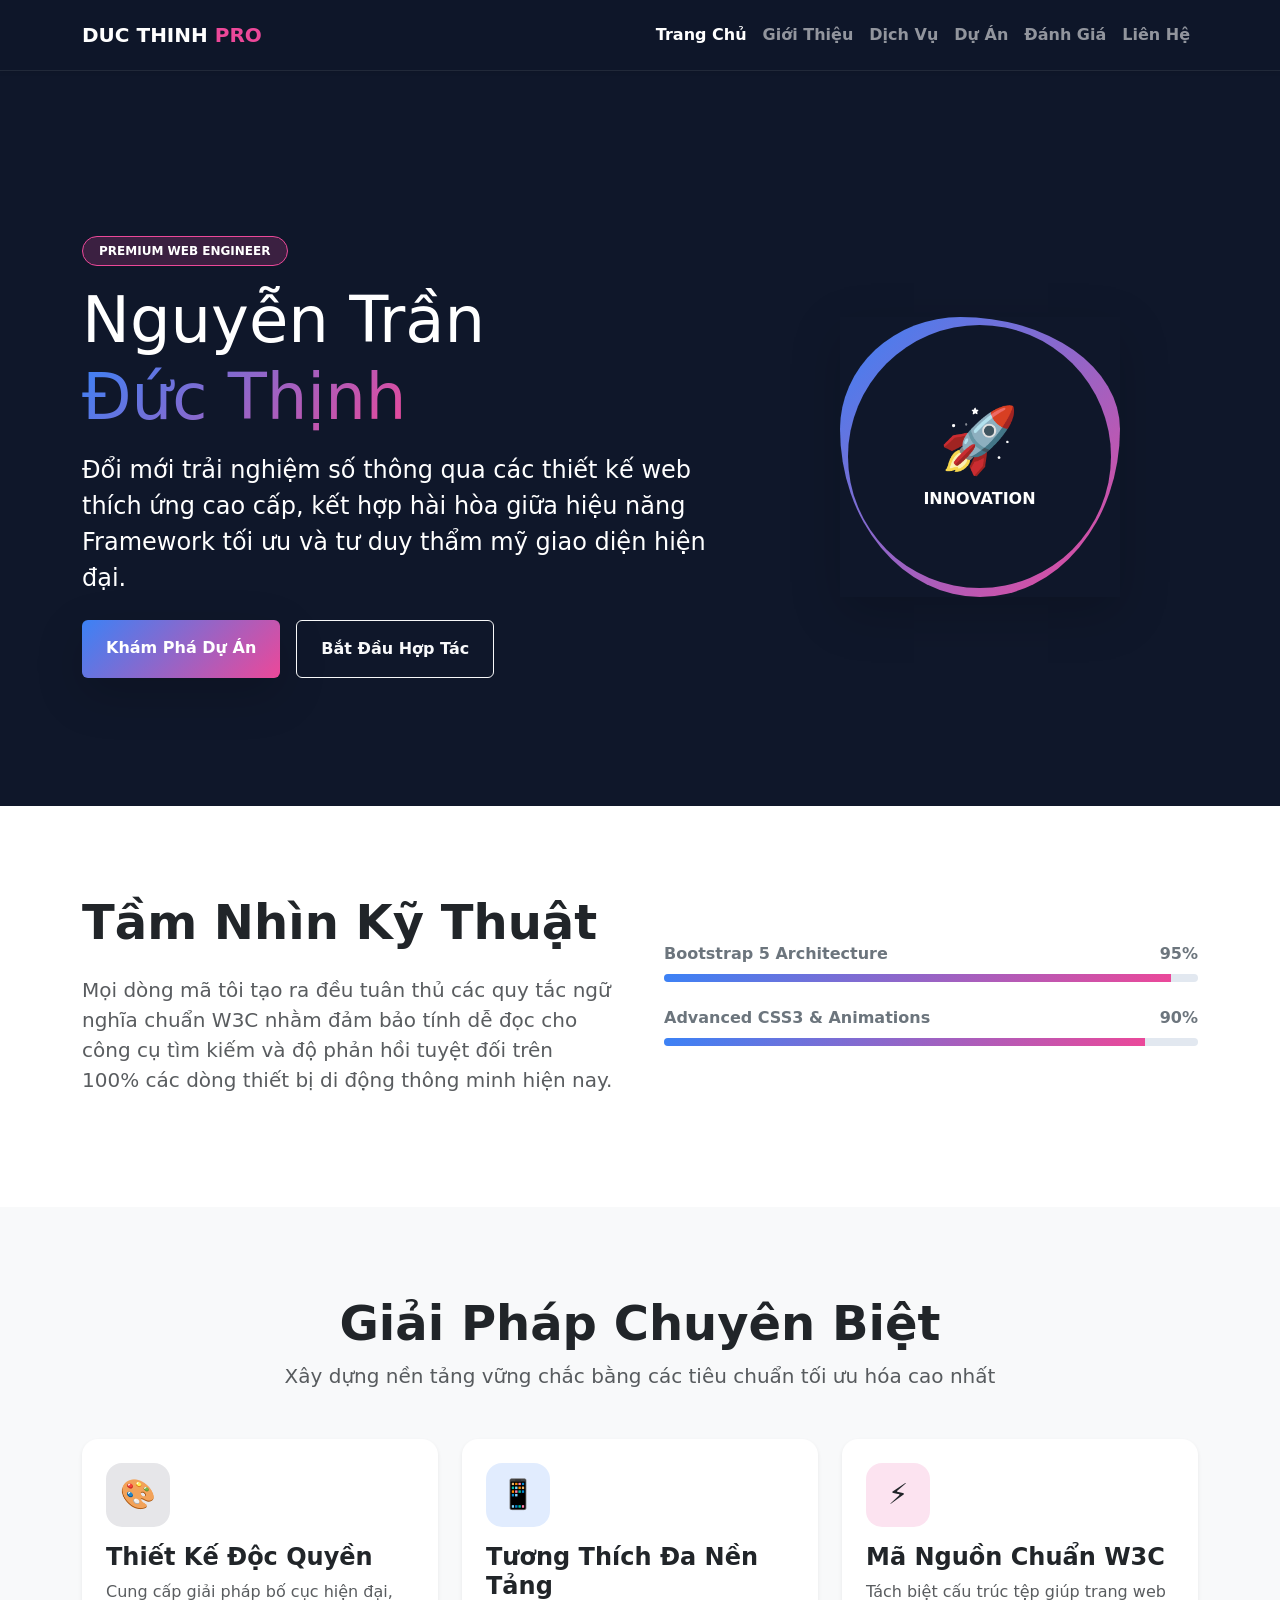
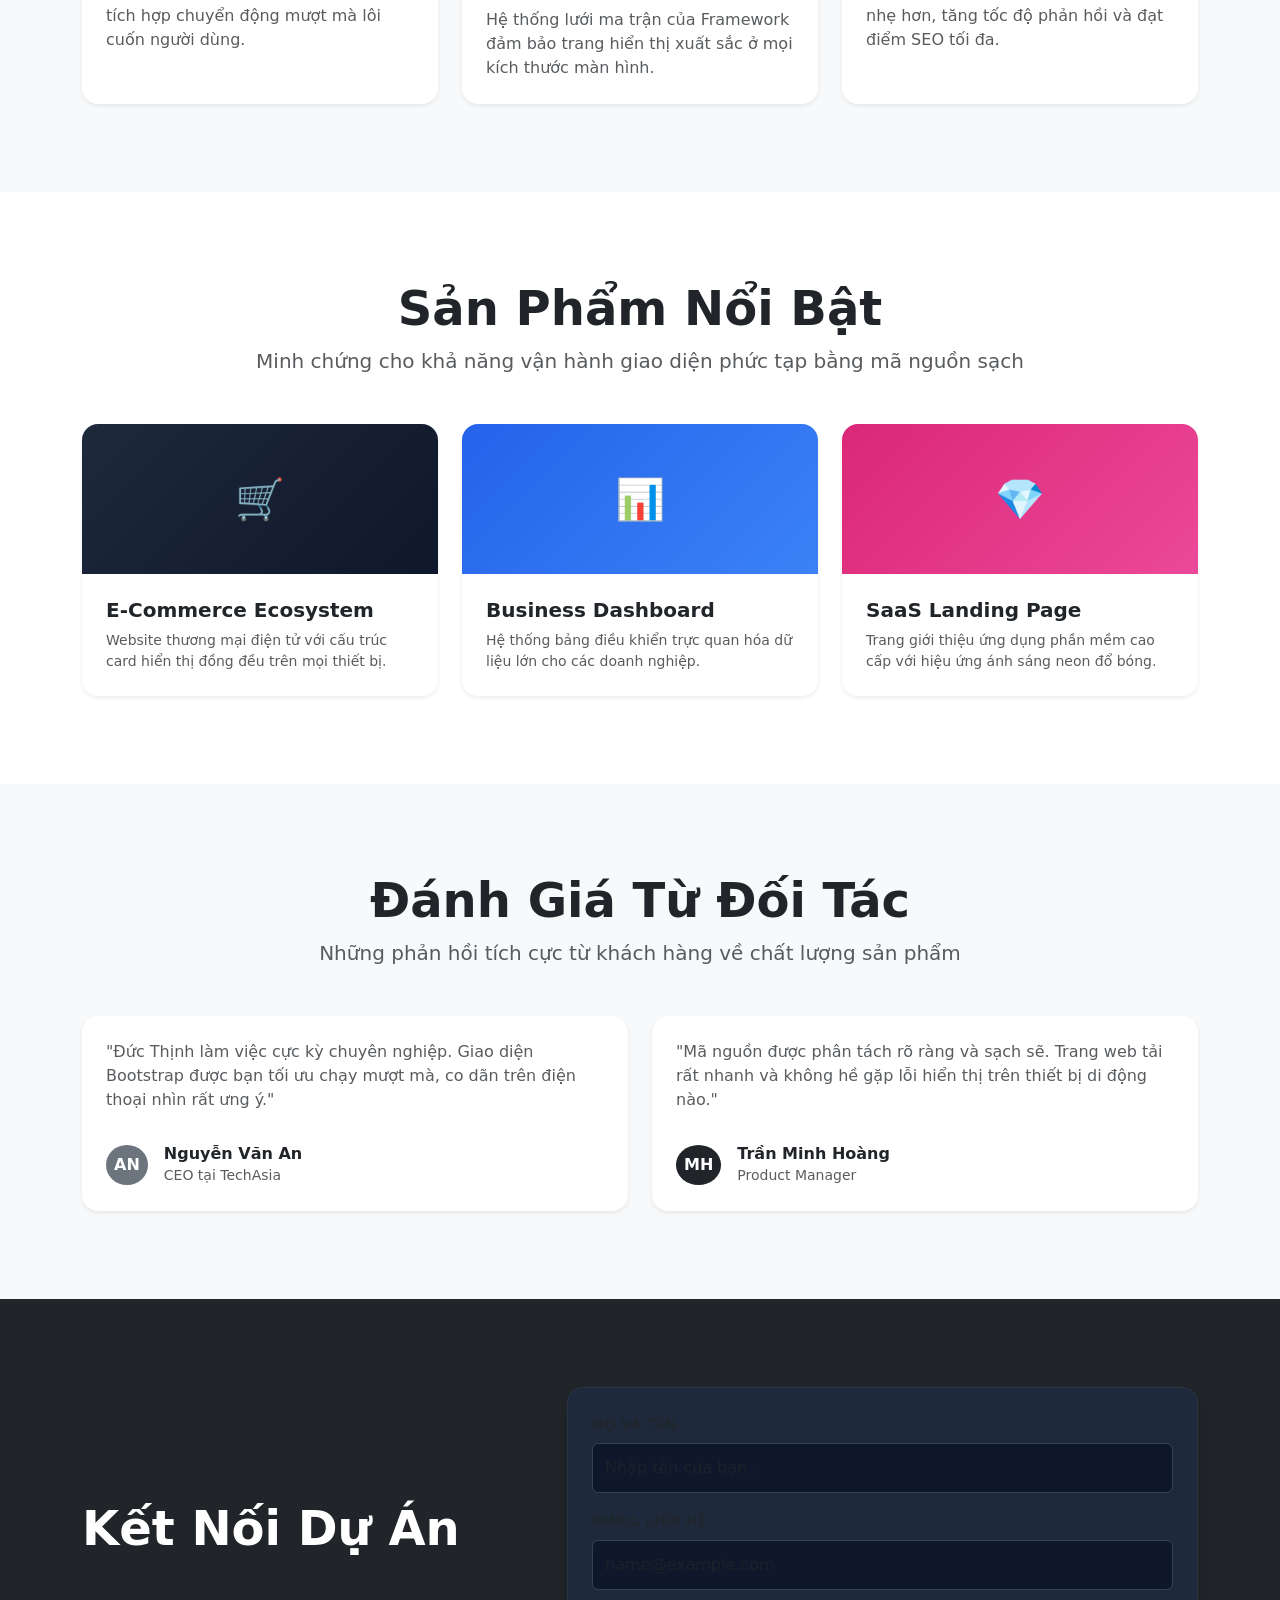
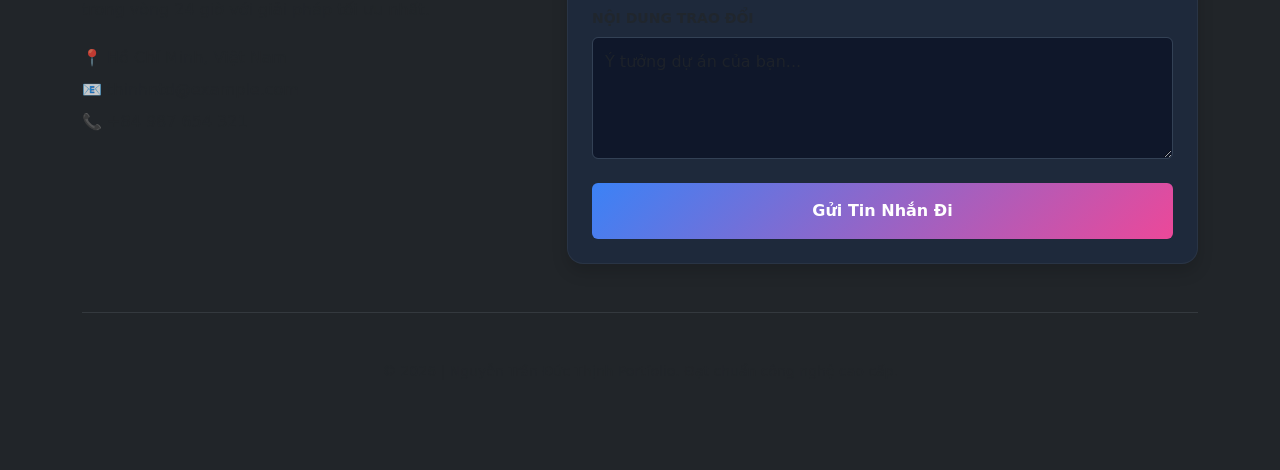
<file: BaiTapJS/index.html>
<!DOCTYPE html>
<html lang="vi">
<head>
    <meta charset="UTF-8">
    <meta name="viewport" content="width=device-width, initial-scale=1.0">
    <title>Nguyễn Trần Đức Thịnh - Premium Portfolio</title>
    <!-- Nhúng Framework Bootstrap 5 từ CDN -->
    <link href="https://cdn.jsdelivr.net/npm/bootstrap@5.3.0/dist/css/bootstrap.min.css" rel="stylesheet">
    <!-- Liên kết đến tệp CSS tùy chỉnh riêng biệt -->
    <link rel="stylesheet" href="css/style.css">
</head>
<body>

    <!-- THANH TIẾN TRÌNH ĐỌC (READING PROGRESS BAR) -->
    <div class="progress-container">
        <div class="progress-bar-scroll" id="scrollBar"></div>
    </div>

    <!-- THANH ĐIỀU HƯỚNG HIỆU ỨNG KÍNH (GLASSMORPHISM NAVBAR) -->
    <nav class="navbar navbar-expand-lg navbar-dark fixed-top glass-navbar shadow-sm">
        <div class="container">
            <a class="navbar-brand fw-bold tracking-wider" href="#">DUC THINH <span class="text-accent">PRO</span></a>
            <button class="navbar-toggler" type="button" data-bs-toggle="collapse" data-bs-target="#navbarNav" aria-controls="navbarNav" aria-expanded="false" aria-label="Toggle navigation">
                <span class="navbar-toggler-icon"></span>
            </button>
            <div class="collapse navbar-collapse" id="navbarNav">
                <ul class="navbar-nav ms-auto fw-semibold">
                    <li class="nav-item"><a class="nav-link active" href="#home">Trang Chủ</a></li>
                    <li class="nav-item"><a class="nav-link" href="#about">Giới Thiệu</a></li>
                    <li class="nav-item"><a class="nav-link" href="#services">Dịch Vụ</a></li>
                    <li class="nav-item"><a class="nav-link" href="#projects">Dự Án</a></li>
                    <li class="nav-item"><a class="nav-link" href="#testimonials">Đánh Giá</a></li>
                    <li class="nav-item"><a class="nav-link" href="#contact">Liên Hệ</a></li>
                </ul>
            </div>
        </div>
    </nav>

    <!-- BANNER CHÀO MỪNG CAO CẤP (HERO SECTION) -->
    <header id="home" class="hero-premium text-white d-flex align-items-center">
        <div class="container py-5 mt-5">
            <div class="row align-items-center g-5">
                <div class="col-lg-7 text-center text-lg-start">
                    <span class="badge bg-accent-light text-white mb-3 px-3 py-2 rounded-pill fw-bold text-uppercase tracking-wide">Premium Web Engineer</span>
                    <h1 class="display-3 fw-black mb-3">Nguyễn Trần <br><span class="text-gradient-premium">Đức Thịnh</span></h1>
                    <p class="lead mb-4 opacity-90 fs-4">Đổi mới trải nghiệm số thông qua các thiết kế web thích ứng cao cấp, kết hợp hài hòa giữa hiệu năng Framework tối ưu và tư duy thẩm mỹ giao diện hiện đại.</p>
                    <div class="d-flex gap-3 justify-content-center justify-content-lg-start">
                        <a href="#projects" class="btn btn-gradient px-4 py-3 shadow-lg fw-bold">Khám Phá Dự Án</a>
                        <a href="#contact" class="btn btn-outline-light px-4 py-3 fw-bold">Bắt Đầu Hợp Tác</a>
                    </div>
                </div>
                <div class="col-lg-5 d-none d-lg-block">
                    <div class="avatar-holder shadow-lg position-relative mx-auto">
                        <div class="animated-bg-circle"></div>
                        <div class="avatar-content d-flex align-items-center justify-content-center text-white">
                            <div class="text-center">
                                <span class="display-3 d-block mb-2">🚀</span>
                                <span class="fw-bold tracking-widest text-uppercase">Innovation</span>
                            </div>
                        </div>
                    </div>
                </div>
            </div>
        </div>
    </header>

    <!-- MỤC GIỚI THIỆU & NĂNG LỰC -->
    <section id="about" class="py-6 bg-white">
        <div class="container">
            <div class="row align-items-center g-5">
                <div class="col-md-6">
                    <h2 class="fw-bold display-5 mb-4 text-dark title-accent">Tầm Nhìn Kỹ Thuật</h2>
                    <p class="text-muted fs-5 mb-4">Mọi dòng mã tôi tạo ra đều tuân thủ các quy tắc ngữ nghĩa chuẩn W3C nhằm đảm bảo tính dễ đọc cho công cụ tìm kiếm và độ phản hồi tuyệt đối trên 100% các dòng thiết bị di động thông minh hiện nay.</p>
                </div>
                <div class="col-md-6">
                    <div class="skill-premium mb-4">
                        <div class="d-flex justify-content-between mb-2 fw-bold text-secondary"><span>Bootstrap 5 Architecture</span><span>95%</span></div>
                        <div class="progress-premium"><div class="progress-bar-fill" style="width: 95%"></div></div>
                    </div>
                    <div class="skill-premium mb-4">
                        <div class="d-flex justify-content-between mb-2 fw-bold text-secondary"><span>Advanced CSS3 & Animations</span><span>90%</span></div>
                        <div class="progress-premium"><div class="progress-bar-fill" style="width: 90%"></div></div>
                    </div>
                </div>
            </div>
        </div>
    </section>

    <!-- MỤC DỊCH VỤ -->
    <section id="services" class="py-6 bg-light">
        <div class="container">
            <div class="text-center mb-5 max-width-700 mx-auto">
                <h2 class="fw-bold display-5 text-dark">Giải Pháp Chuyên Biệt</h2>
                <p class="text-muted fs-5">Xây dựng nền tảng vững chắc bằng các tiêu chuẩn tối ưu hóa cao nhất</p>
            </div>
            <div class="row g-4">
                <div class="col-lg-4">
                    <div class="card h-100 p-4 border-0 shadow-sm rounded-4 card-premium">
                        <div class="icon-circle bg-soft-p">🎨</div>
                        <h4 class="fw-bold text-dark mt-3">Thiết Kế Độc Quyền</h4>
                        <p class="text-muted mb-0">Cung cấp giải pháp bố cục hiện đại, tích hợp chuyển động mượt mà lôi cuốn người dùng.</p>
                    </div>
                </div>
                <div class="col-lg-4">
                    <div class="card h-100 p-4 border-0 shadow-sm rounded-4 card-premium">
                        <div class="icon-circle bg-soft-s">📱</div>
                        <h4 class="fw-bold text-dark mt-3">Tương Thích Đa Nền Tảng</h4>
                        <p class="text-muted mb-0">Hệ thống lưới ma trận của Framework đảm bảo trang hiển thị xuất sắc ở mọi kích thước màn hình.</p>
                    </div>
                </div>
                <div class="col-lg-4">
                    <div class="card h-100 p-4 border-0 shadow-sm rounded-4 card-premium">
                        <div class="icon-circle bg-soft-a">⚡</div>
                        <h4 class="fw-bold text-dark mt-3">Mã Nguồn Chuẩn W3C</h4>
                        <p class="text-muted mb-0">Tách biệt cấu trúc tệp giúp trang web nhẹ hơn, tăng tốc độ phản hồi và đạt điểm SEO tối đa.</p>
                    </div>
                </div>
            </div>
        </div>
    </section>

    <!-- MỤC DỰ ÁN TIÊU BIỂU -->
    <section id="projects" class="py-6 bg-white">
        <div class="container">
            <div class="text-center mb-5 max-width-700 mx-auto">
                <h2 class="fw-bold display-5 text-dark">Sản Phẩm Nổi Bật</h2>
                <p class="text-muted fs-5">Minh chứng cho khả năng vận hành giao diện phức tạp bằng mã nguồn sạch</p>
            </div>
            <div class="row g-4">
                <div class="col-md-6 col-lg-4">
                    <div class="card h-100 border-0 shadow-sm overflow-hidden rounded-4 card-premium">
                        <div class="project-overlay bg-p-grad">🛒</div>
                        <div class="card-body p-4">
                            <h5 class="fw-bold text-dark">E-Commerce Ecosystem</h5>
                            <p class="card-text text-muted small">Website thương mại điện tử với cấu trúc card hiển thị đồng đều trên mọi thiết bị.</p>
                        </div>
                    </div>
                </div>
                <div class="col-md-6 col-lg-4">
                    <div class="card h-100 border-0 shadow-sm overflow-hidden rounded-4 card-premium">
                        <div class="project-overlay bg-s-grad">📊</div>
                        <div class="card-body p-4">
                            <h5 class="fw-bold text-dark">Business Dashboard</h5>
                            <p class="card-text text-muted small">Hệ thống bảng điều khiển trực quan hóa dữ liệu lớn cho các doanh nghiệp.</p>
                        </div>
                    </div>
                </div>
                <div class="col-md-6 col-lg-4 mx-auto">
                    <div class="card h-100 border-0 shadow-sm overflow-hidden rounded-4 card-premium card-glow">
                        <div class="project-overlay bg-a-grad">💎</div>
                        <div class="card-body p-4">
                            <h5 class="fw-bold text-dark">SaaS Landing Page</h5>
                            <p class="card-text text-muted small">Trang giới thiệu ứng dụng phần mềm cao cấp với hiệu ứng ánh sáng neon đổ bóng.</p>
                        </div>
                    </div>
                </div>
            </div>
        </div>
    </section>

    <!-- MỤC ĐÁNH GIÁ (TESTIMONIALS SECTION - NÂNG CẤP MỚI) -->
    <section id="testimonials" class="py-6 bg-light">
        <div class="container">
            <div class="text-center mb-5 max-width-700 mx-auto">
                <h2 class="fw-bold display-5 text-dark">Đánh Giá Từ Đối Tác</h2>
                <p class="text-muted fs-5">Những phản hồi tích cực từ khách hàng về chất lượng sản phẩm</p>
            </div>
            <div class="row g-4">
                <div class="col-md-6">
                    <div class="card p-4 border-0 shadow-sm rounded-4 card-premium">
                        <p class="text-muted italic">"Đức Thịnh làm việc cực kỳ chuyên nghiệp. Giao diện Bootstrap được bạn tối ưu chạy mượt mà, co dãn trên điện thoại nhìn rất ưng ý."</p>
                        <div class="d-flex align-items-center mt-3">
                            <div class="bg-secondary text-white rounded-circle p-2 me-3 fw-bold">AN</div>
                            <div>
                                <h6 class="fw-bold text-dark mb-0">Nguyễn Văn An</h6>
                                <small class="text-muted">CEO tại TechAsia</small>
                            </div>
                        </div>
                    </div>
                </div>
                <div class="col-md-6">
                    <div class="card p-4 border-0 shadow-sm rounded-4 card-premium">
                        <p class="text-muted italic">"Mã nguồn được phân tách rõ ràng và sạch sẽ. Trang web tải rất nhanh và không hề gặp lỗi hiển thị trên thiết bị di động nào."</p>
                        <div class="d-flex align-items-center mt-3">
                            <div class="bg-dark text-white rounded-circle p-2 me-3 fw-bold">MH</div>
                            <div>
                                <h6 class="fw-bold text-dark mb-0">Trần Minh Hoàng</h6>
                                <small class="text-muted">Product Manager</small>
                            </div>
                        </div>
                    </div>
                </div>
            </div>
        </div>
    </section>

    <!-- MỤC LIÊN HỆ CHUYÊN NGHIỆP (FORM LIÊN HỆ MỚI) -->
    <section id="contact" class="py-6 bg-dark text-white">
        <div class="container">
            <div class="row g-5 align-items-center">
                <div class="col-lg-5">
                    <h2 class="fw-bold display-5 text-white mb-3">Kết Nối Dự Án</h2>
                    <p class="text-muted mb-4">Hãy gửi thông tin ý tưởng của bạn, tôi sẽ phản hồi trong vòng 24 giờ với giải pháp tối ưu nhất.</p>
                    <ul class="list-unstyled text-muted">
                        <li class="mb-2">📍 Hồ Chí Minh, Việt Nam</li>
                        <li class="mb-2">📧 thinhntd@example.com</li>
                        <li>📞 +84 987 654 321</li>
                    </ul>
                </div>
                <div class="col-lg-7">
                    <!-- FORM TƯƠNG TÁC CAO CẤP -->
                    <form class="bg-secondary-custom p-4 rounded-4 shadow">
                        <div class="mb-3">
                            <label class="form-label small fw-bold text-muted">HỌ VÀ TÊN</label>
                            <input type="text" class="form-control custom-input" placeholder="Nhập tên của bạn...">
                        </div>
                        <div class="mb-3">
                            <label class="form-label small fw-bold text-muted">EMAIL LIÊN HỆ</label>
                            <input type="email" class="form-control custom-input" placeholder="name@example.com">
                        </div>
                        <div class="mb-4">
                            <label class="form-label small fw-bold text-muted">NỘI DUNG TRAO ĐỔI</label>
                            <textarea class="form-control custom-input" rows="4" placeholder="Ý tưởng dự án của bạn..."></textarea>
                        </div>
                        <button type="button" class="btn btn-gradient w-100 py-3 fw-bold">Gửi Tin Nhắn Đi</button>
                    </form>
                </div>
            </div>
            <hr class="border-secondary my-5">
            <p class="m-0 text-center text-muted small">&copy; 2026 | Nguyễn Trần Đức Thịnh Portfolio. Đạt chuẩn công nghệ cao cấp.</p>
        </div>
    </section>

    <!-- Nhúng Script của Bootstrap -->
    <script src="https://cdn.jsdelivr.net/npm/bootstrap@5.3.0/dist/js/bootstrap.bundle.min.js"></script>
    
    <!-- SCRIPT ĐIỀU KHIỂN THANH TIẾN TRÌNH CUỘN -->
    <script>
        window.onscroll = function() { myFunction() };
        function myFunction() {
            var winScroll = document.body.scrollTop || document.documentElement.scrollTop;
            var height = document.documentElement.scrollHeight - document.documentElement.clientHeight;
            var scrolled = (winScroll / height) * 100;
            document.getElementById("scrollBar").style.width = scrolled + "%";
        }
    </script>
</body>
</html>
</file>
<file: BaiTapJS/css/style.css>
/* --- TỆP CSS NÂNG CẤP TOÀN DIỆN THẨM MỸ CAO CẤP (ĐÃ FIX LỖI) --- */

/* Khởi tạo biến màu và cấu hình nâng cao */
:root {
    --p-color: #0f172a;       /* Màu nền bóng đêm quý phái */
    --s-color: #3b82f6;       /* Xanh công nghệ */
    --accent-color: #ec4899;  /* Hồng neon tương phản cực cao */
    --grad-premium: linear-gradient(135deg, #3b82f6 0%, #ec4899 100%);
    --glow-effect: 0px 15px 35px rgba(236, 72, 153, 0.35);
    --smooth: all 0.5s cubic-bezier(0.16, 1, 0.3, 1);
}

/* Kích hoạt hiệu ứng cuộn trang mượt mà */
html {
    scroll-behavior: smooth;
}

body {
    background-color: #f8fafc;
    color: #334155;
    overflow-x: hidden;
}

/* 1. THANH TIẾN TRÌNH CUỘN TRÊN ĐẦU TRANG */
.progress-container {
    position: fixed;
    top: 0;
    z-index: 2000;
    width: 100%;
    height: 4px;
    background: transparent;
}
.progress-bar-scroll {
    height: 4px;
    background: var(--grad-premium);
    width: 0%;
}

/* 2. MENU ĐIỀU HƯỚNG HIỆU ỨNG KÍNH (GLASSMORPHISM) */
.glass-navbar {
    background: rgba(15, 23, 42, 0.85) !important;
    backdrop-filter: blur(12px);
    -webkit-backdrop-filter: blur(12px);
    border-bottom: 1px solid rgba(255, 255, 255, 0.08);
    padding: 15px 0;
}
.text-accent { color: var(--accent-color); }
.bg-accent-light { background-color: rgba(236, 72, 153, 0.2); border: 1px solid var(--accent-color); }

/* 3. KHU VỰC HERO ĐỘC QUYỀN (ĐÃ ĐƯỢC FIX LỖI HIỂN THỊ CHỮ TRẮNG) */
.hero-premium {
    background: var(--p-color) !important; /* Ép buộc nhận diện màu nền tối */
    min-height: 85vh;
    padding-top: 140px;       /* Đẩy nội dung xuống dưới thanh Navbar */
    padding-bottom: 80px;
    display: flex;
    align-items: center;
    position: relative;
    z-index: 1;
}
.text-gradient-premium {
    background: var(--grad-premium);
    -webkit-background-clip: text;
    -webkit-text-fill-color: transparent;
}
.btn-gradient {
    background: var(--grad-premium);
    color: #fff !important;
    border: none;
}
.btn-gradient:hover {
    color: #fff !important;
    transform: translateY(-3px);
    box-shadow: var(--glow-effect);
}

/* Khung ảnh động chuyển động tròn */
.avatar-holder {
    width: 280px;
    height: 280px;
}
.animated-bg-circle {
    position: absolute;
    width: 100%;
    height: 100%;
    background: var(--grad-premium);
    border-radius: 43% 57% 50% 50% / 40% 40% 60% 60%;
    animation: waveShape 7s linear infinite alternate;
}
.avatar-content {
    position: absolute;
    width: 94%;
    height: 94%;
    top: 3%;
    left: 3%;
    background: var(--p-color);
    border-radius: 50%;
}

@keyframes waveShape {
    0% { border-radius: 43% 57% 50% 50% / 40% 40% 60% 60%; }
    100% { border-radius: 60% 40% 65% 35% / 55% 65% 35% 45%; }
}

/* 4. TIÊU ĐỀ CÓ ĐƯỜNG GẠCH PHÁT SÁNG */
.title-accent position-relative::after {
    content: '';
    position: absolute;
    bottom: -10px;
    left: 0;
    width: 50px;
    height: 5px;
    background: var(--grad-premium);
    border-radius: 3px;
}
.py-6 { padding-top: 5.5rem; padding-bottom: 5.5rem; }

/* 5. NÂNG CẤP CÁC Ô THẺ HIỆU ỨNG TƯƠNG TÁC SÂU */
.card-premium {
    transition: var(--smooth);
}
.card-premium:hover {
    transform: translateY(-10px) scale(1.02);
    box-shadow: 0 25px 50px -12px rgba(0, 0, 0, 0.15) !important;
}

.icon-circle {
    width: 4rem;
    height: 4rem;
    display: inline-flex;
    align-items: center;
    justify-content: center;
    border-radius: 16px;
    font-size: 1.8rem;
}
.bg-soft-p { background: rgba(15, 17, 42, 0.1); }
.bg-soft-s { background: rgba(59, 130, 246, 0.15); }
.bg-soft-a { background: rgba(236, 72, 153, 0.15); }

/* Khung ảnh của mục dự án */
.project-overlay {
    height: 150px;
    display: flex;
    align-items: center;
    justify-content: center;
    font-size: 2.5rem;
}
.bg-p-grad { background: linear-gradient(135deg, #1e293b, #0f172a); }
.bg-s-grad { background: linear-gradient(135deg, #2563eb, #3b82f6); }
.bg-a-grad { background: linear-gradient(135deg, #db2777, #ec4899); }

.card-glow:hover {
    box-shadow: var(--glow-effect) !important;
}

/* 6. THANH ĐÁNH GIÁ CHUYÊN NGHIỆP */
.progress-premium {
    height: 8px;
    background: #e2e8f0;
    border-radius: 10px;
    overflow: hidden;
}
.progress-bar-fill {
    height: 100%;
    background: var(--grad-premium);
}

/* 7. FORM LIÊN HỆ ĐẬM CHẤT CÔNG NGHỆ */
.bg-secondary-custom {
    background-color: #1e293b;
    border: 1px solid rgba(255,255,255,0.05);
}
.custom-input {
    background-color: #0f172a;
    border: 1px solid #334155;
    color: #fff;
    padding: 12px;
    transition: var(--smooth);
}
.custom-input:focus {
    background-color: #0f172a;
    border-color: var(--accent-color);
    box-shadow: 0 0 0 3px rgba(236, 72, 153, 0.2);
    color: #fff;
}
</file>
